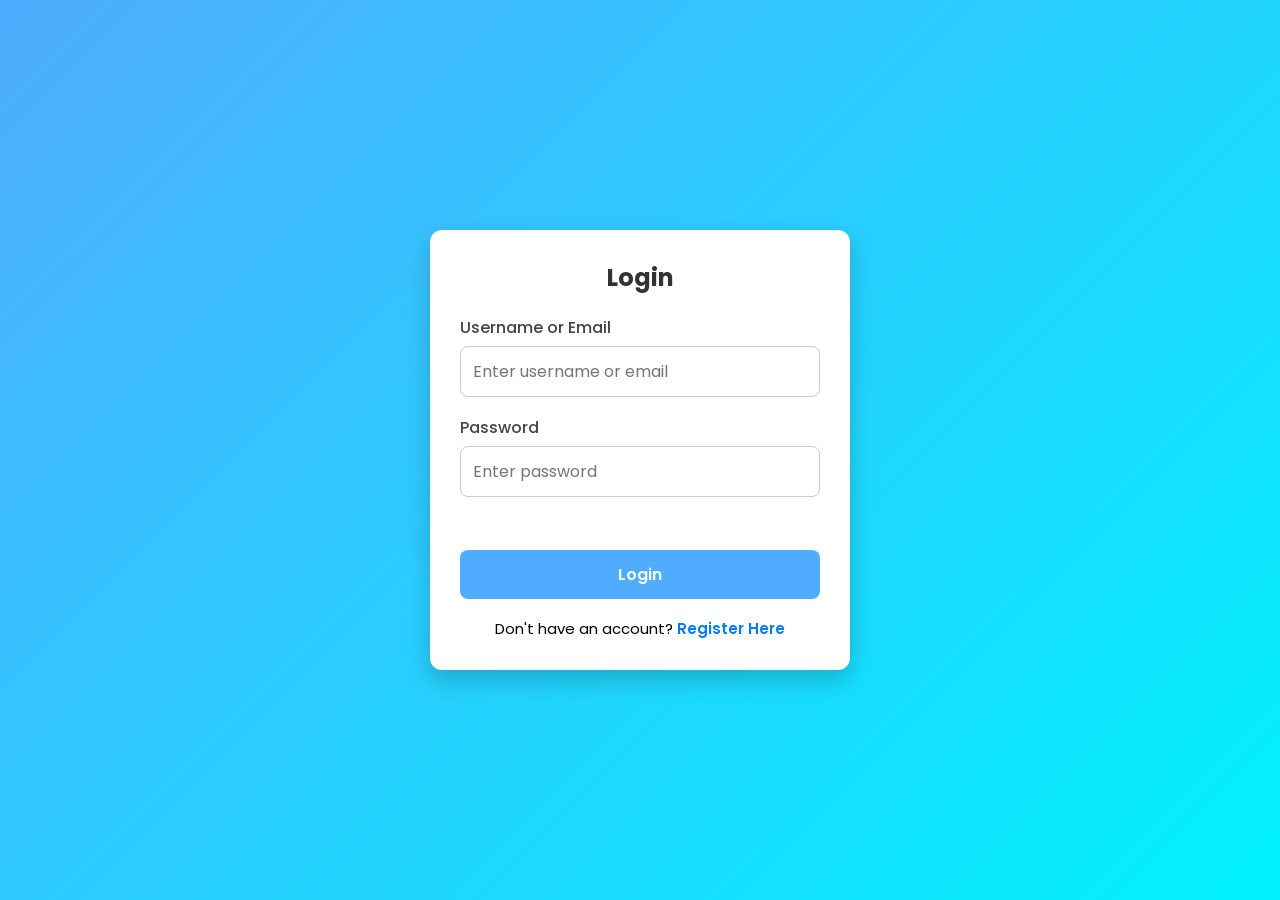
<file: index.html>
<!DOCTYPE html>
<html lang="en">
<head>
    <meta charset="UTF-8">
    <meta name="viewport" content="width=device-width, initial-scale=1.0">
    <title>Login | Authentication System</title>
    <link rel="stylesheet" href="style.css">
</head>
<body>

    <div class="container">

        <div class="form-box">
            <h2>Login</h2>

            <form id="loginForm">

                <div class="input-group">
                    <label for="username">Username or Email</label>
                    <input
                        type="text"
                        id="username"
                        placeholder="Enter username or email"
                        required
                    >
                </div>

                <div class="input-group">
                    <label for="password">Password</label>
                    <input
                        type="password"
                        id="password"
                        placeholder="Enter password"
                        required
                    >
                </div>

                <p id="message" class="message"></p>

                <button type="submit" class="btn">
                    Login
                </button>

            </form>

            <p class="link">
                Don't have an account?
                <a href="register.html">Register Here</a>
            </p>

        </div>

    </div>

    <script src="utils.js"></script>
    <script src="login.js"></script>
    
    
    
</body>
</html>
</file>
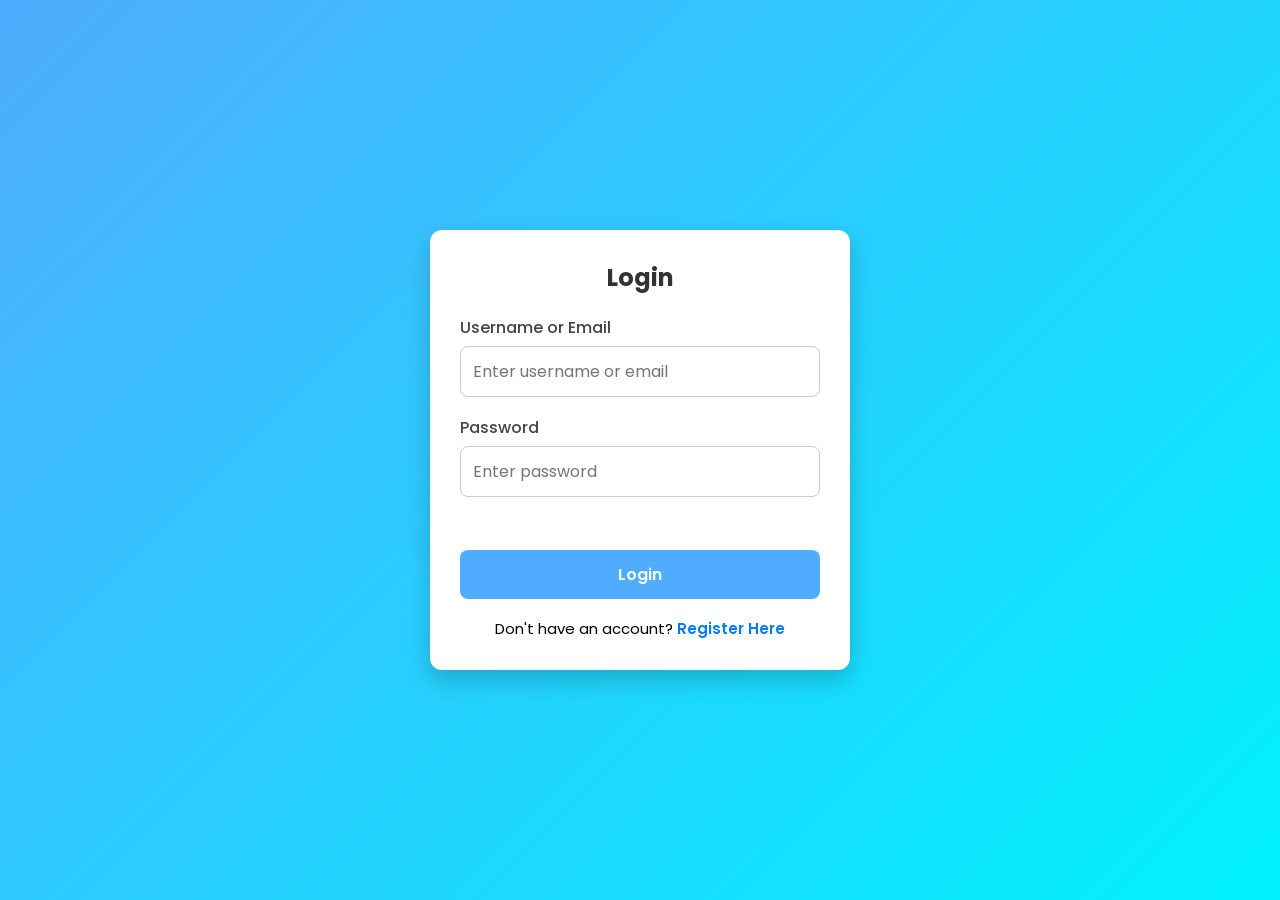
<file: dashboard.html>
<!DOCTYPE html>
<html lang="en">
<head>
    <meta charset="UTF-8">
    <meta name="viewport" content="width=device-width, initial-scale=1.0">
    <title>Login | Authentication System</title>
    <link rel="stylesheet" href="style.css">
</head>
<body>

    <div class="container">

        <div class="form-box">
            <h2>Login</h2>

            <form id="loginForm">

                <div class="input-group">
                    <label for="username">Username or Email</label>
                    <input
                        type="text"
                        id="username"
                        placeholder="Enter username or email"
                        required
                    >
                </div>

                <div class="input-group">
                    <label for="password">Password</label>
                    <input
                        type="password"
                        id="password"
                        placeholder="Enter password"
                        required
                    >
                </div>

                <p id="message" class="message"></p>

                <button type="submit" class="btn">
                    Login
                </button>

            </form>

            <p class="link">
                Don't have an account?
                <a href="register.html">Register Here</a>
            </p>

        </div>

    </div>

    <script src="utils.js"></script>
    <script src="login.js"></script>

</body>
</html>
</file>
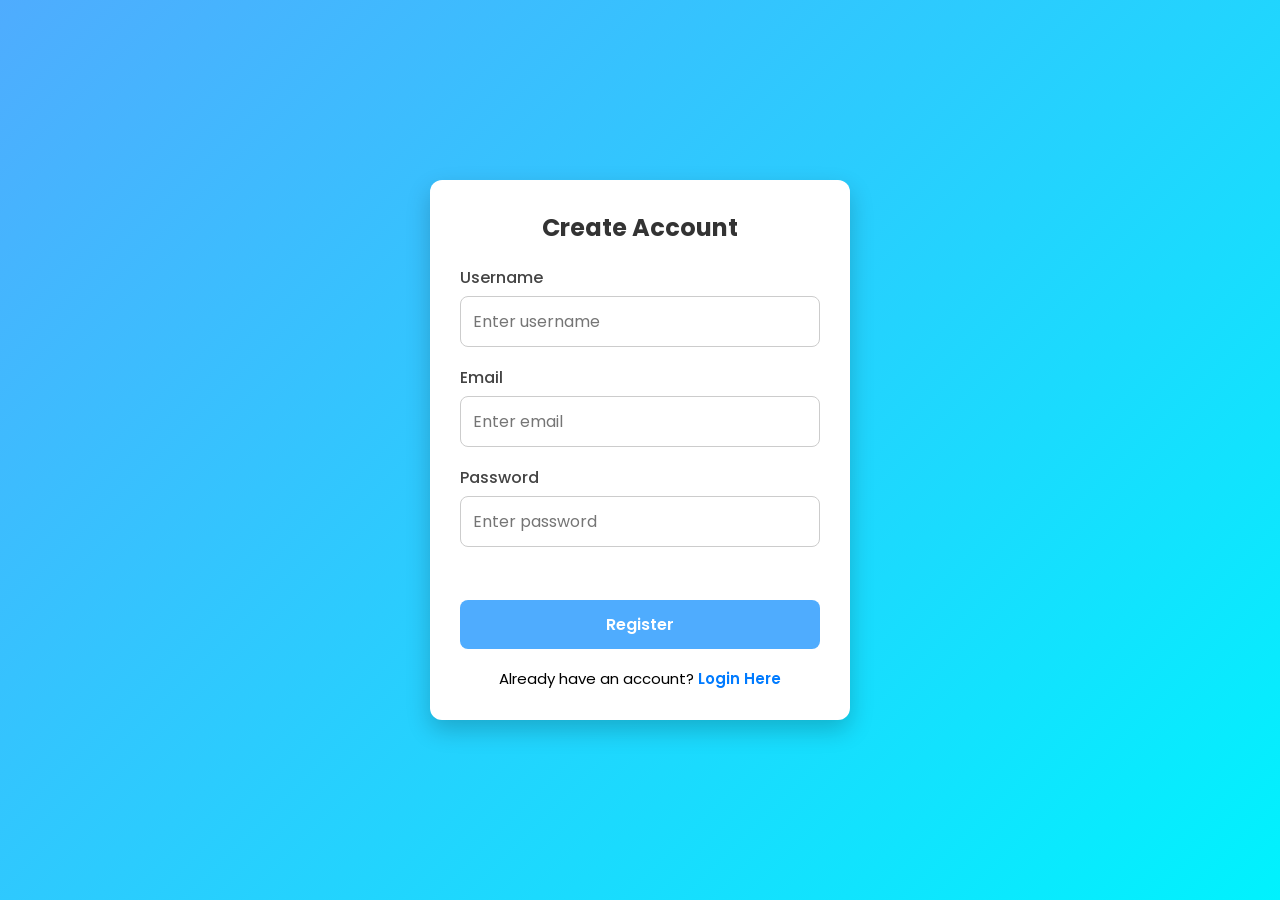
<file: register.html>
<!DOCTYPE html>
<html lang="en">
<head>
    <meta charset="UTF-8">
    <meta name="viewport" content="width=device-width, initial-scale=1.0">
    <title>Register | Authentication System</title>
    <link rel="stylesheet" href="style.css">
</head>
<body>

    <div class="container">

        <div class="form-box">
            <h2>Create Account</h2>

            <form id="registerForm">

                <div class="input-group">
                    <label for="username">Username</label>
                    <input
                        type="text"
                        id="username"
                        placeholder="Enter username"
                        required
                    >
                </div>

                <div class="input-group">
                    <label for="email">Email</label>
                    <input
                        type="email"
                        id="email"
                        placeholder="Enter email"
                        required
                    >
                </div>

                <div class="input-group">
                    <label for="password">Password</label>
                    <input
                        type="password"
                        id="password"
                        placeholder="Enter password"
                        required
                    >
                </div>

                <p id="message" class="message"></p>

                <button type="submit" class="btn">
                    Register
                </button>

            </form>

            <p class="link">
                Already have an account?
                <a href="index.html">Login Here</a>
            </p>

        </div>

    </div>

    <script src="utils.js"></script>
    <script src="register.js"></script>

</body>
</html>
</file>
<file: style.css>
/* Google Font */
@import url('https://fonts.googleapis.com/css2?family=Poppins:wght@300;400;500;600&display=swap');

*{
    margin: 0;
    padding: 0;
    box-sizing: border-box;
    font-family: "Poppins", sans-serif;
}

body{
    background: linear-gradient(135deg,#4facfe,#00f2fe);
    min-height: 100vh;
    display: flex;
    justify-content: center;
    align-items: center;
    padding: 20px;
}

.container{
    width: 100%;
    max-width: 420px;
}

.form-box,
.dashboard-box{
    background: #fff;
    padding: 30px;
    border-radius: 12px;
    box-shadow: 0 10px 25px rgba(0,0,0,0.2);
}

.form-box h2,
.dashboard-box h1{
    text-align: center;
    margin-bottom: 20px;
    color: #333;
}

.dashboard-box h2{
    text-align: center;
    color: #007bff;
    margin-bottom: 15px;
}

.input-group{
    margin-bottom: 18px;
}

.input-group label{
    display: block;
    margin-bottom: 6px;
    font-weight: 500;
    color: #444;
}

.input-group input{
    width: 100%;
    padding: 12px;
    border: 1px solid #ccc;
    border-radius: 8px;
    outline: none;
    font-size: 16px;
    transition: 0.3s;
}

.input-group input:focus{
    border-color: #4facfe;
    box-shadow: 0 0 6px rgba(79,172,254,0.5);
}

.btn{
    width: 100%;
    padding: 12px;
    border: none;
    border-radius: 8px;
    background: #4facfe;
    color: white;
    font-size: 16px;
    font-weight: 600;
    cursor: pointer;
    transition: 0.3s;
}

.btn:hover{
    background: #007bff;
}

.link{
    margin-top: 18px;
    text-align: center;
    font-size: 15px;
}

.link a{
    color: #007bff;
    text-decoration: none;
    font-weight: 600;
}

.link a:hover{
    text-decoration: underline;
}

.message{
    text-align: center;
    margin-bottom: 15px;
    color: red;
    font-size: 14px;
    min-height: 20px;
}

.dashboard-content{
    background: #f4f8ff;
    border-left: 5px solid #4facfe;
    padding: 15px;
    margin: 20px 0;
    border-radius: 8px;
}

.dashboard-content h3{
    margin-bottom: 10px;
    color: #333;
}

.dashboard-content p{
    color: #555;
    line-height: 1.6;
}

@media (max-width: 500px){

    .form-box,
    .dashboard-box{
        padding: 20px;
    }

    .form-box h2,
    .dashboard-box h1{
        font-size: 24px;
    }

    .btn{
        font-size: 15px;
    }
}
</file>
